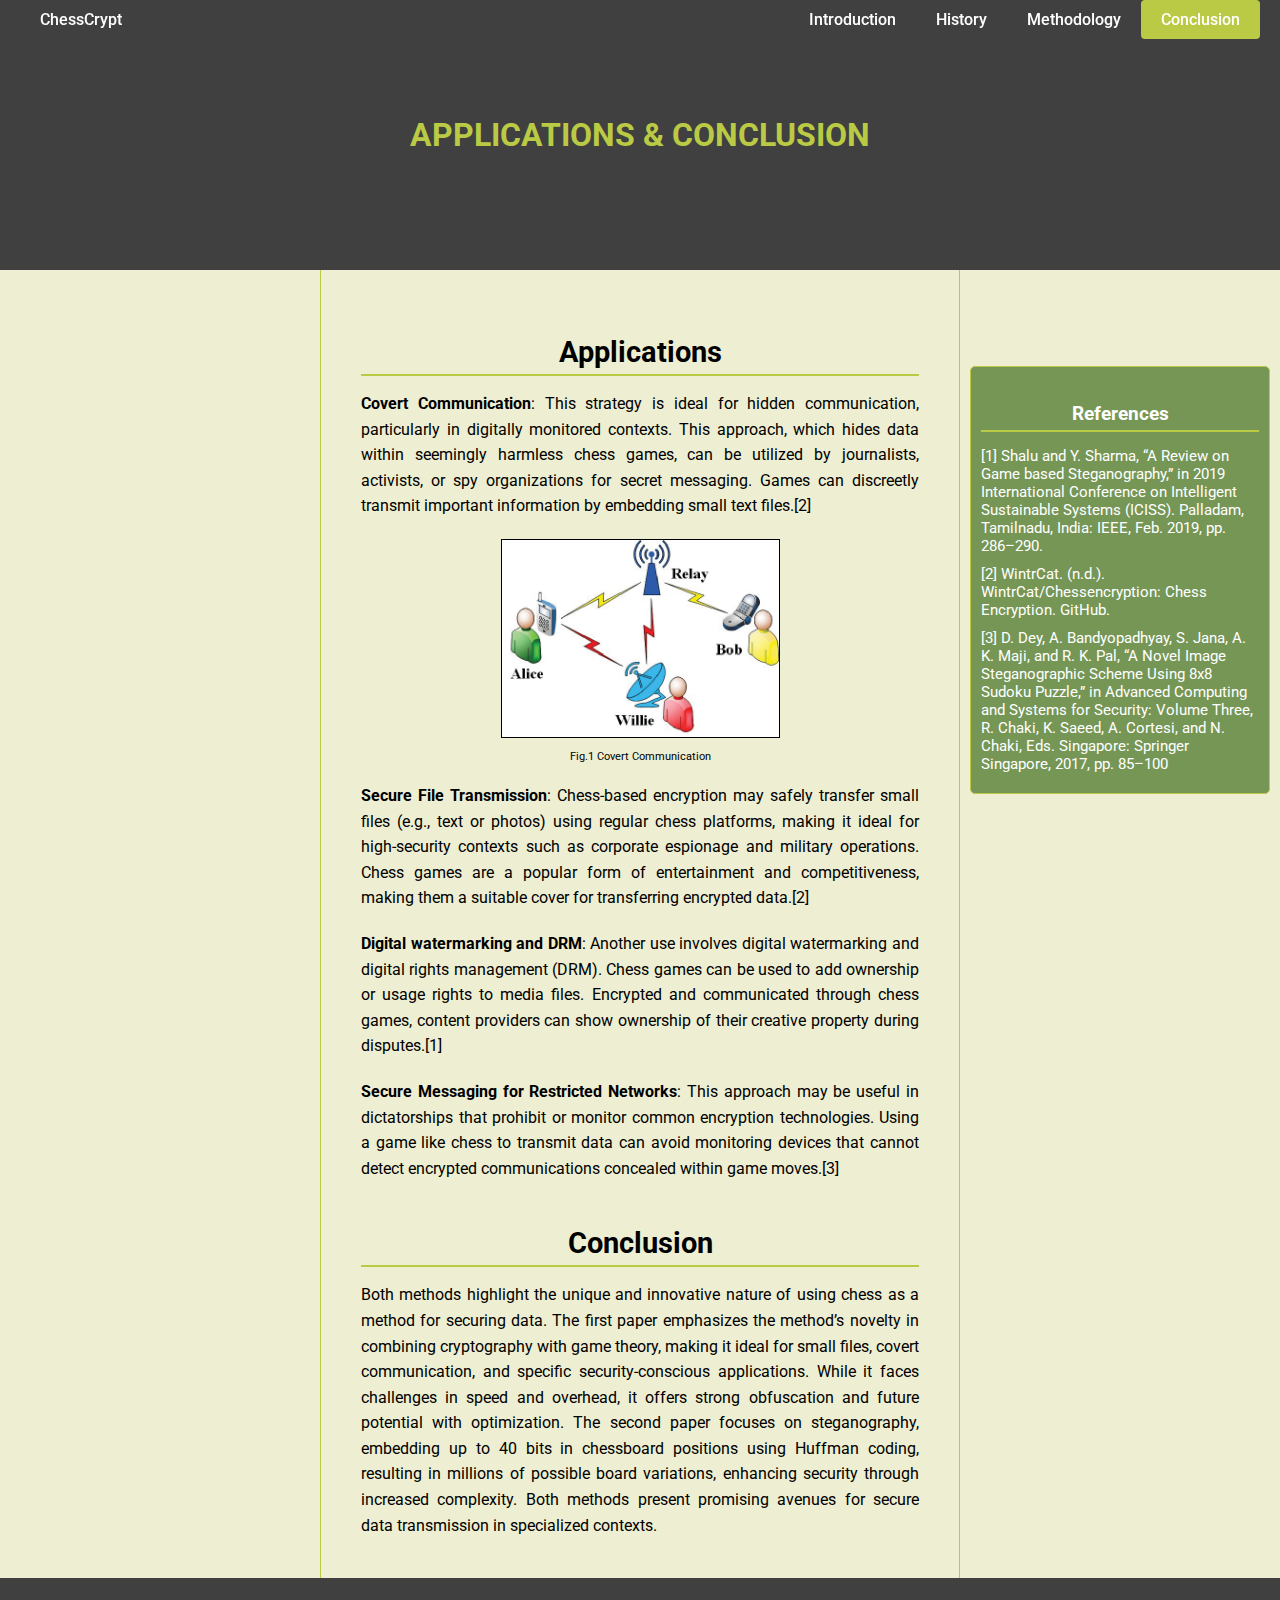
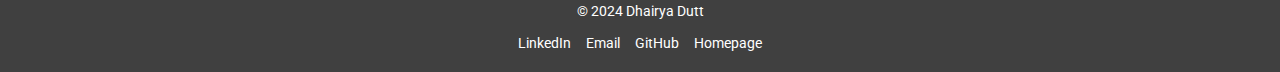
<file: research project/final_research_website/applicationConclusion.html>
<!DOCTYPE html>
<html lang="en">
<head>
    <meta charset="UTF-8">
    <meta name="viewport" content="width=device-width, initial-scale=1.0">
    <title>ChessCrypt</title>
    <link href="https://fonts.googleapis.com/css2?family=Roboto:wght@400;500;700&display=swap" rel="stylesheet">
    <link rel="stylesheet" href="assets/styles/styles.css">
</head>
    <body>

        

        <nav id="navbar">

            <div class="hamburger" onclick="toggleMenu()"> <!-- Hamburger icon -->
                <span></span>
                <span></span>
                <span></span>
            </div>

            <ul id="nav-links">
                <li><a href="index.html">ChessCrypt</a></li>
                <li><a href="introduction.html">Introduction</a></li>
                <li><a href="history.html">History</a></li>
                <li><a href="methodology.html">Methodology</a></li>
                <li><a href="">Conclusion</a></li>
                
            </ul>
            
        </nav>

        <header><h1>APPLICATIONS & CONCLUSION</h1></header>

        <main class="grid-container">
            <div class="iframe-section">
                <iframe src="https://www.youtube.com/embed/TWEXCYQKyDc?autoplay=1&mute=1" title="YouTube video"
                        allow="accelerometer; autoplay; clipboard-write; encrypted-media; gyroscope; picture-in-picture"
                        allowfullscreen>
                </iframe>
            </div>



            <div class="content-section">
                <h2>Applications</h2>
                <p><b>Covert Communication</b>: This strategy is ideal for hidden
                    communication, particularly in digitally monitored contexts.
                    This approach, which hides data within seemingly harmless
                    chess games, can be utilized by journalists, activists, or spy
                    organizations for secret messaging. Games can discreetly
                    transmit important information by embedding small text files.[2]
                </p>

                <figure>
                    <img src="assets/images/application.jpg" alt="Covert Communication" style="width:50%">
                    <figcaption>Fig.1 Covert Communication</figcaption>
                </figure>

                <p><b>Secure File Transmission</b>:  Chess-based encryption may
                    safely transfer small files (e.g., text or photos) using regular
                    chess platforms, making it ideal for high-security contexts
                    such as corporate espionage and military operations. Chess
                    games are a popular form of entertainment and
                    competitiveness, making them a suitable cover for transferring
                    encrypted data.[2]
                </p>

                <p><b>Digital watermarking and DRM</b>: Another use involves digital
                    watermarking and digital rights management (DRM). Chess
                    games can be used to add ownership or usage rights to media
                    files. Encrypted and communicated through chess games,
                    content providers can show ownership of their creative
                    property during disputes.[1] 
                </p>

                <p><b>Secure Messaging for Restricted Networks</b>: This approach
                    may be useful in dictatorships that prohibit or monitor common
                    encryption technologies. Using a game like chess to transmit
                    data can avoid monitoring devices that cannot detect
                    encrypted communications concealed within game moves.[3]
                </p>

                <h2>Conclusion</h2>

                <p>Both methods highlight the unique and innovative nature of
                    using chess as a method for securing data. The first paper
                    emphasizes the method’s novelty in combining cryptography
                    with game theory, making it ideal for small files, covert
                    communication, and specific security-conscious applications.
                    While it faces challenges in speed and overhead, it offers
                    strong obfuscation and future potential with optimization. The
                    second paper focuses on steganography, embedding up to 40
                    bits in chessboard positions using Huffman coding, resulting in
                    millions of possible board variations, enhancing security
                    through increased complexity. Both methods present
                    promising avenues for secure data transmission in specialized
                    contexts.
                </p>

                
                 
        
            </div>




            <div class="references-section">
                <h2>References</h2>
                <a href="https://www.researchgate.net/publication/337518559_A_Review_on_Game_based_Steganography" target="_blank">
                    [1] Shalu and Y. Sharma, “A Review on Game based Steganography,” in 2019 International Conference on Intelligent Sustainable Systems (ICISS). Palladam, Tamilnadu, India: IEEE, Feb. 2019, pp. 286–290.
                </a>

                <a href="https://github.com/WintrCat/chessencryption" target="_blank">
                    [2] WintrCat. (n.d.). WintrCat/Chessencryption: Chess Encryption. GitHub.
                </a>

                <a href="https://link.springer.com/chapter/10.1007/978-981-15-1084-7_3" target="_blank">
                    [3] D. Dey, A. Bandyopadhyay, S. Jana, A. K. Maji, and R. K. Pal, “A Novel Image Steganographic Scheme Using 8x8 Sudoku Puzzle,” in Advanced Computing and Systems for Security: Volume Three, R. Chaki, K. Saeed, A. Cortesi, and N. Chaki, Eds. Singapore: Springer Singapore, 2017, pp. 85–100
                </a>


                

                

            </div>

        </main>




        <footer class="footer">
            <p>&copy; 2024 Dhairya Dutt</p>
            <div class="footer-links">
              <a href="https://www.linkedin.com/in/dhairya-dutt/" target="_blank">LinkedIn</a>
              <a href="mailto:dd8053@g.rit.edu">Email</a>
              <a href="https://github.com/DhairyaDutt" target="_blank">GitHub</a>
              <a href="../index.html" target="_blank">Homepage</a>
            </div>
        </footer>

        

        <script src="assets/scripts/scrollEffect.js"></script>
        <script src="assets/scripts/hamburger.js"></script>
        <script src="assets/scripts/activeNav.js"></script>

    </body>
</html>
</file>
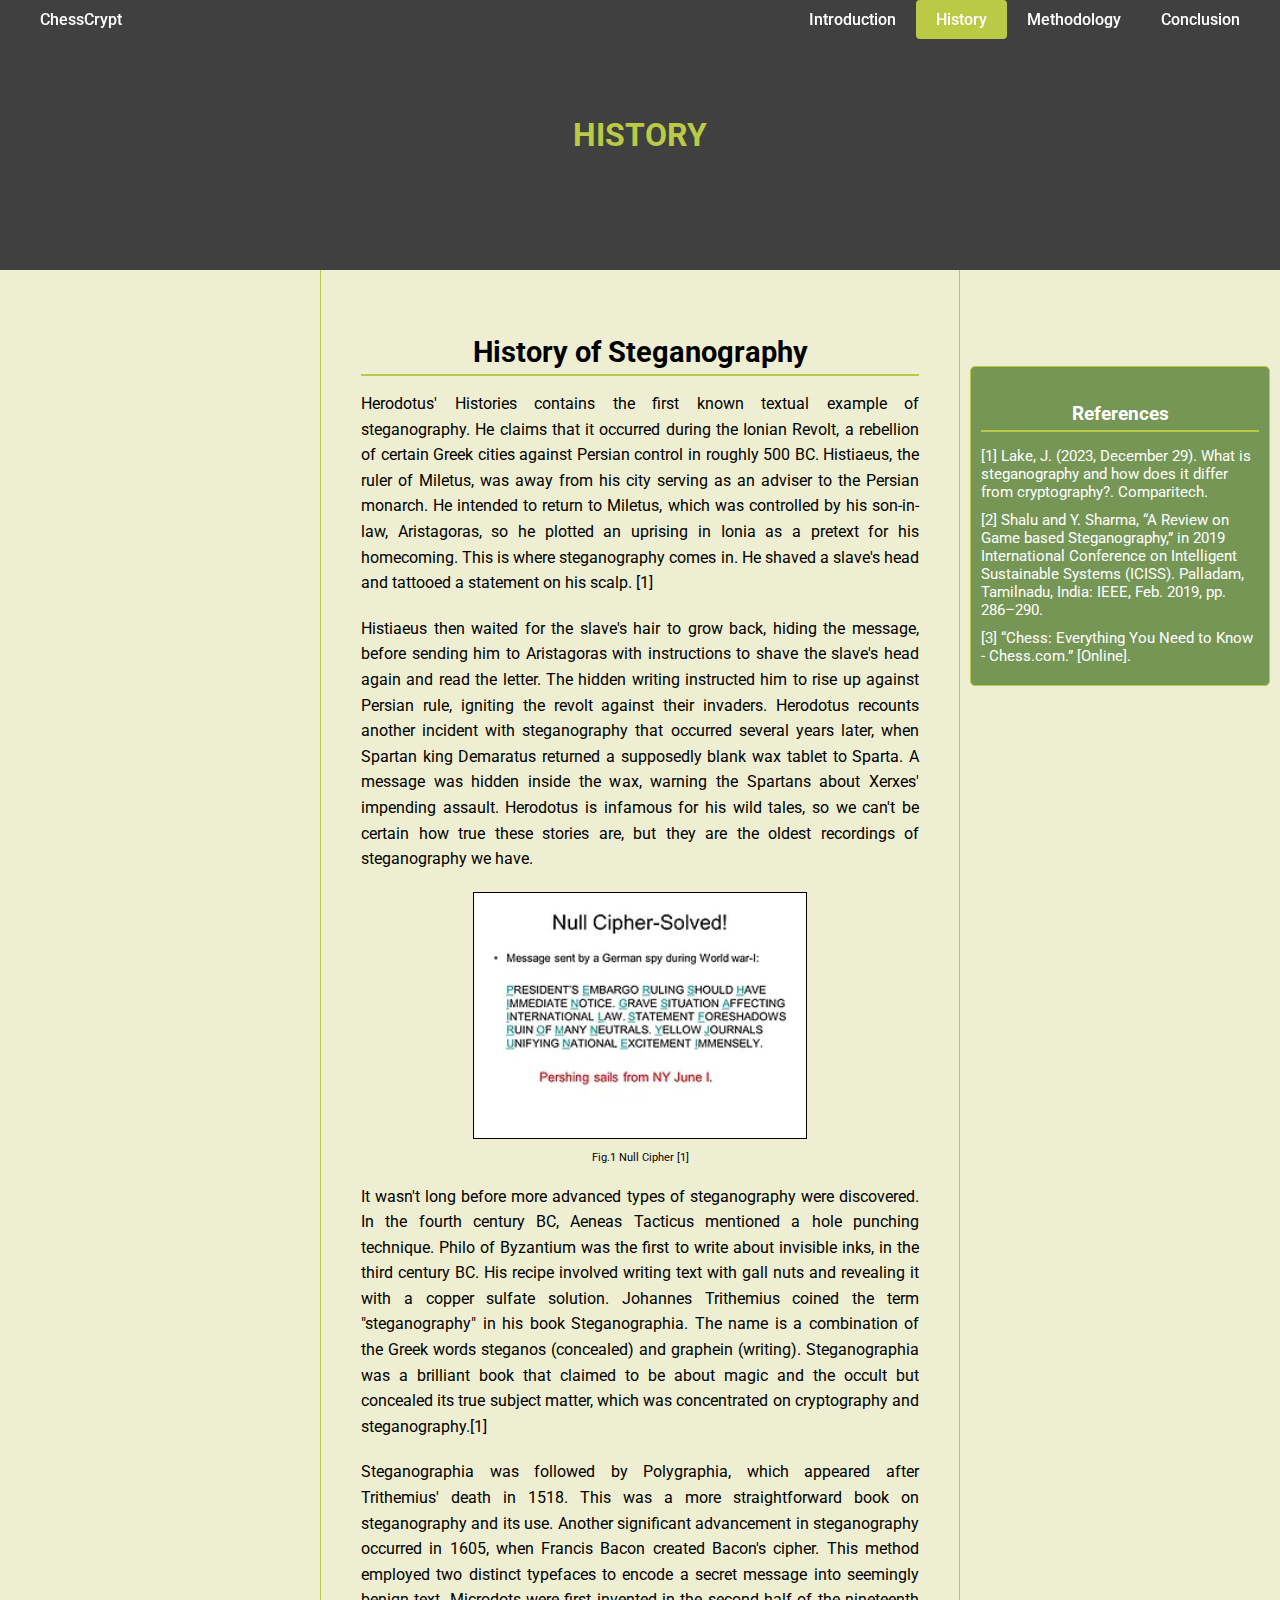
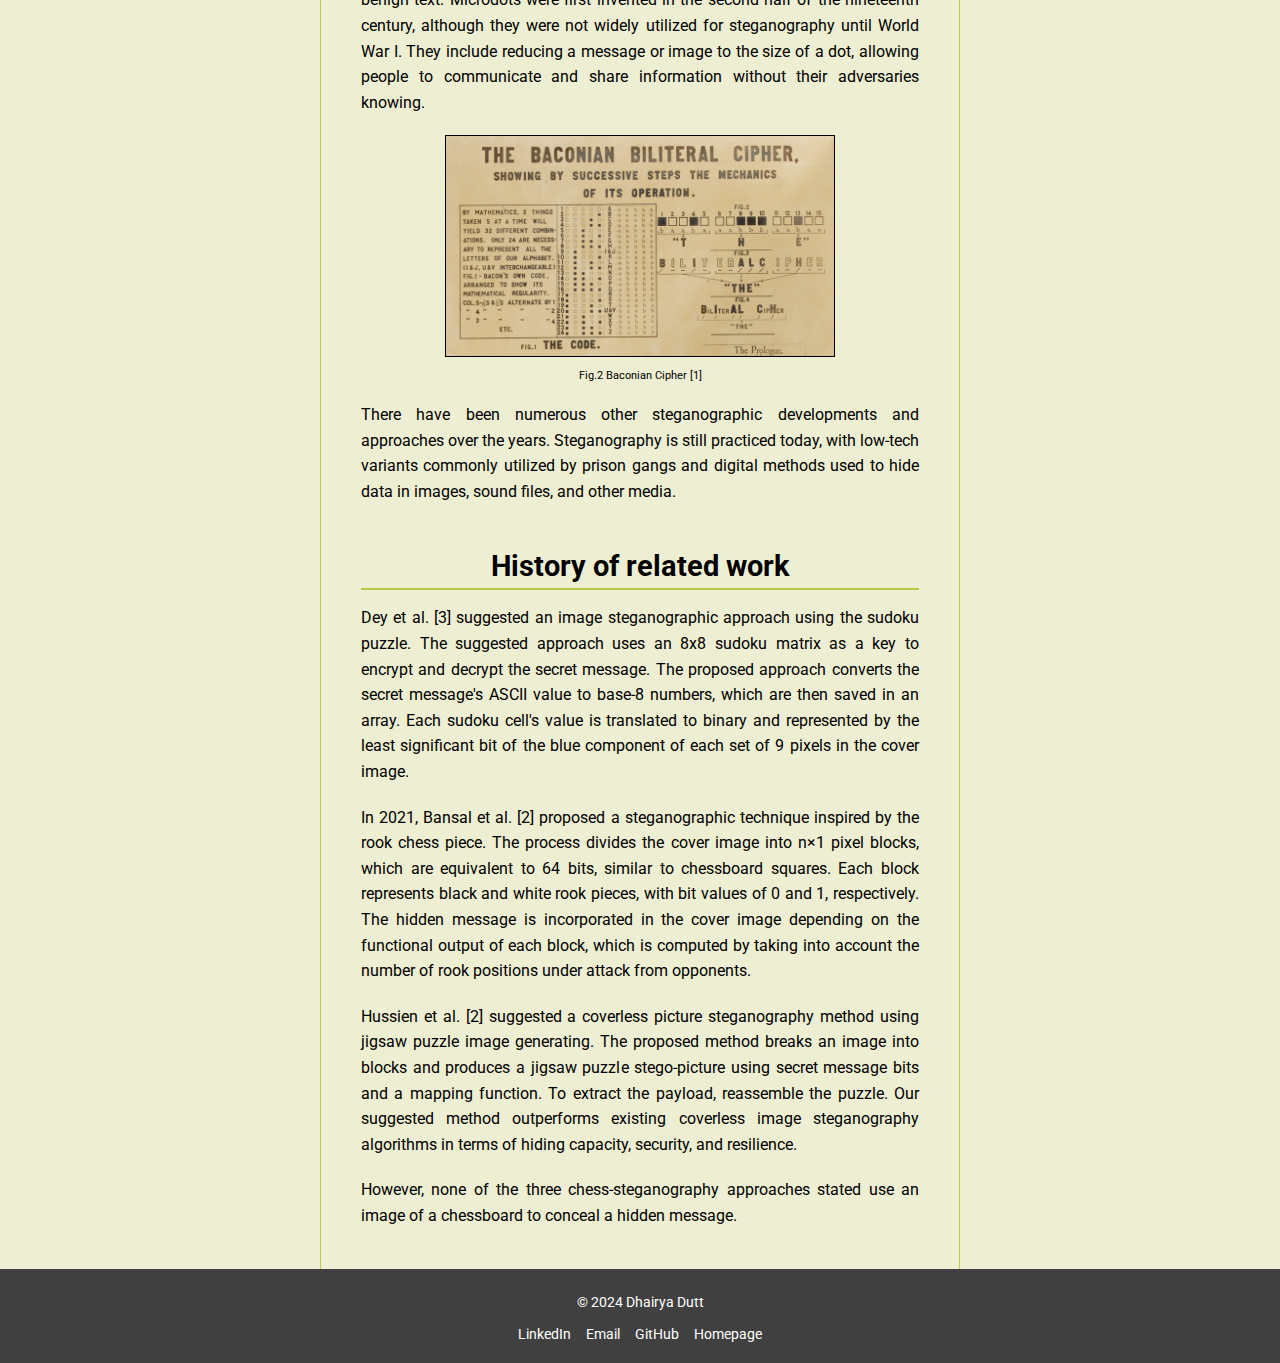
<file: research project/final_research_website/history.html>
<!DOCTYPE html>
<html lang="en">
<head>
    <meta charset="UTF-8">
    <meta name="viewport" content="width=device-width, initial-scale=1.0">
    <title>ChessCrypt</title>

    <link href="https://fonts.googleapis.com/css2?family=Roboto:wght@400;500;700&display=swap" rel="stylesheet">

    <link rel="stylesheet" href="assets/styles/styles.css">
</head>
    <body>

        

        <nav id="navbar">

            <div class="hamburger" onclick="toggleMenu()"> <!-- Hamburger icon -->
                <span></span>
                <span></span>
                <span></span>
            </div>

            <ul id="nav-links">
                <li><a href="index.html">ChessCrypt</a></li>
                <li><a href="introduction.html">Introduction</a></li>
                <li><a href="">History</a></li>
                <li><a href="methodology.html">Methodology</a></li>
                <li><a href="applicationConclusion.html">Conclusion</a></li>
            </ul>
            
        </nav>

        <header><h1>HISTORY</h1></header>

        <main class="grid-container">
            <div class="iframe-section">
                <!-- <iframe width="100%"  src="https://www.youtube.com/embed/ej_fnsdsksA?autoplay=1&mute=1" title="YouTube video"
                        frameborder="0" allow="accelerometer; autoplay; clipboard-write; encrypted-media; gyroscope; picture-in-picture"
                        allowfullscreen>
                </iframe> -->
            </div>



            <div class="content-section">
                <h2>History of Steganography</h2>
                <p>Herodotus' Histories contains the first known textual example
                    of steganography. He claims that it occurred during the Ionian
                    Revolt, a rebellion of certain Greek cities against Persian
                    control in roughly 500 BC. Histiaeus, the ruler of Miletus, was
                    away from his city serving as an adviser to the Persian
                    monarch. He intended to return to Miletus, which was
                    controlled by his son-in-law, Aristagoras, so he plotted an
                    uprising in Ionia as a pretext for his homecoming. This is
                    where steganography comes in. He shaved a slave's head
                    and tattooed a statement on his scalp. [1]
                </p>

                <p>Histiaeus then waited for the slave's hair to grow back, hiding
                    the message, before sending him to Aristagoras with
                    instructions to shave the slave's head again and read the
                    letter. The hidden writing instructed him to rise up against
                    Persian rule, igniting the revolt against their invaders.
                    Herodotus recounts another incident with steganography that
                    occurred several years later, when Spartan king Demaratus
                    returned a supposedly blank wax tablet to Sparta. A message
                    was hidden inside the wax, warning the Spartans about
                    Xerxes' impending assault. Herodotus is infamous for his wild
                    tales, so we can't be certain how true these stories are, but
                    they are the oldest recordings of steganography we have.
                </p>
                
                <figure>
                    <picture>
                        <!-- Source for modern browsers supporting WebP -->
                        <source srcset="assets/images/null.webp" type="image/webp">
                        
                        <!-- Fallback image for browsers that don't support WebP -->
                        <source srcset="assets/images/null.jpg" type="image/jpg">
                        
                        <!-- Default image (for browsers that do not support <picture> at all) -->
                        <img src="assets/images/null.jpg" alt="Null Cipher" style="width:60%">
                    </picture>
                    <figcaption>Fig.1 Null Cipher [1]</figcaption>
                </figure>

                <p>It wasn't long before more advanced types of steganography
                    were discovered. In the fourth century BC, Aeneas Tacticus
                    mentioned a hole punching technique. Philo of Byzantium was
                    the first to write about invisible inks, in the third century BC.
                    His recipe involved writing text with gall nuts and revealing it
                    with a copper sulfate solution. Johannes Trithemius coined the
                    term "steganography" in his book Steganographia. The name
                    is a combination of the Greek words steganos (concealed)
                    and graphein (writing). Steganographia was a brilliant book
                    that claimed to be about magic and the occult but concealed
                    its true subject matter, which was concentrated on
                    cryptography and steganography.[1]                                      
                </p>

                <p>Steganographia was followed by Polygraphia, which appeared
                    after Trithemius' death in 1518. This was a more
                    straightforward book on steganography and its use. Another
                    significant advancement in steganography occurred in 1605,
                    when Francis Bacon created Bacon's cipher. This method
                    employed two distinct typefaces to encode a secret message
                    into seemingly benign text. Microdots were first invented in the
                    second half of the nineteenth century, although they were not
                    widely utilized for steganography until World War I. They
                    include reducing a message or image to the size of a dot,
                    allowing people to communicate and share information without
                    their adversaries knowing.
                </p>

                <figure>

                    <picture>
                        <!-- Source for modern browsers supporting WebP -->
                        <source srcset="assets/images/baconian.webp" type="image/webp">
                        
                        <!-- Fallback image for browsers that don't support WebP -->
                        <source srcset="assets/images/baconian.jpg" type="image/jpg">
                        
                        <!-- Default image (for browsers that do not support <picture> at all) -->
                        <img src="assets/images/baconian.webp" alt="Null Cipher" style="width:70%">
                    </picture>

                    <figcaption>Fig.2 Baconian Cipher [1]</figcaption>
                </figure>

                <p>There have been numerous other steganographic
                    developments and approaches over the years. Steganography
                    is still practiced today, with low-tech variants commonly
                    utilized by prison gangs and digital methods used to hide data
                    in images, sound files, and other media.
                </p>



                <h2>History of related work</h2>
                <p>Dey et al. [3] suggested an image steganographic approach
                    using the sudoku puzzle. The suggested approach uses an
                    8x8 sudoku matrix as a key to encrypt and decrypt the secret
                    message. The proposed approach converts the secret
                    message's ASCII value to base-8 numbers, which are then
                    saved in an array. Each sudoku cell's value is translated to
                    binary and represented by the least significant bit of the blue
                    component of each set of 9 pixels in the cover image.
                </p>
                <p>In 2021, Bansal et al. [2] proposed a steganographic
                    technique inspired by the rook chess piece. The process
                    divides the cover image into n×1 pixel blocks, which are
                    equivalent to 64 bits, similar to chessboard squares. Each
                    block represents black and white rook pieces, with bit values
                    of 0 and 1, respectively. The hidden message is incorporated
                    in the cover image depending on the functional output of each
                    block, which is computed by taking into account the number of
                    rook positions under attack from opponents.
                </p>
                <p>Hussien et al. [2] suggested a coverless picture
                    steganography method using jigsaw puzzle image generating.
                    The proposed method breaks an image into blocks and
                    produces a jigsaw puzzle stego-picture using secret message
                    bits and a mapping function. To extract the payload,
                    reassemble the puzzle. Our suggested method outperforms
                    existing coverless image steganography algorithms in terms of
                    hiding capacity, security, and resilience.
                </p>
                <p>However, none of the three chess-steganography approaches
                    stated use an image of a chessboard to conceal a hidden
                    message.
                </p>
                
            </div>




            <div class="references-section">
                <h2>References</h2>
                <a href="https://www.comparitech.com/blog/information-security/what-is-steganography/#The_history_of_steganography" target="_blank">
                    [1] Lake, J. (2023, December 29). What is steganography and how does it differ from cryptography?. Comparitech.
                </a>

                <a href="https://www.researchgate.net/publication/337518559_A_Review_on_Game_based_Steganography" target="_blank">
                    [2] Shalu and Y. Sharma, “A Review on Game based Steganography,” in 2019 International Conference on Intelligent Sustainable Systems (ICISS). Palladam, Tamilnadu, India: IEEE, Feb. 2019, pp. 286–290.
                </a>

                <a href="https://www.chess.com/terms/chess" target="_blank">
                    [3] “Chess: Everything You Need to Know - Chess.com.” [Online].
                </a>

            </div>

        </main>




        <footer class="footer">
            <p>&copy; 2024 Dhairya Dutt</p>
            <div class="footer-links">
              <a href="https://www.linkedin.com/in/dhairya-dutt/" target="_blank">LinkedIn</a>
              <a href="mailto:dd8053@g.rit.edu">Email</a>
              <a href="https://github.com/DhairyaDutt" target="_blank">GitHub</a>
              <a href="../index.html" target="_blank">Homepage</a>
            </div>
        </footer>

        

        <script src="assets/scripts/scrollEffect.js"></script>
        <script src="assets/scripts/hamburger.js"></script>
        <script src="assets/scripts/activeNav.js"></script>

    </body>
</html>
</file>
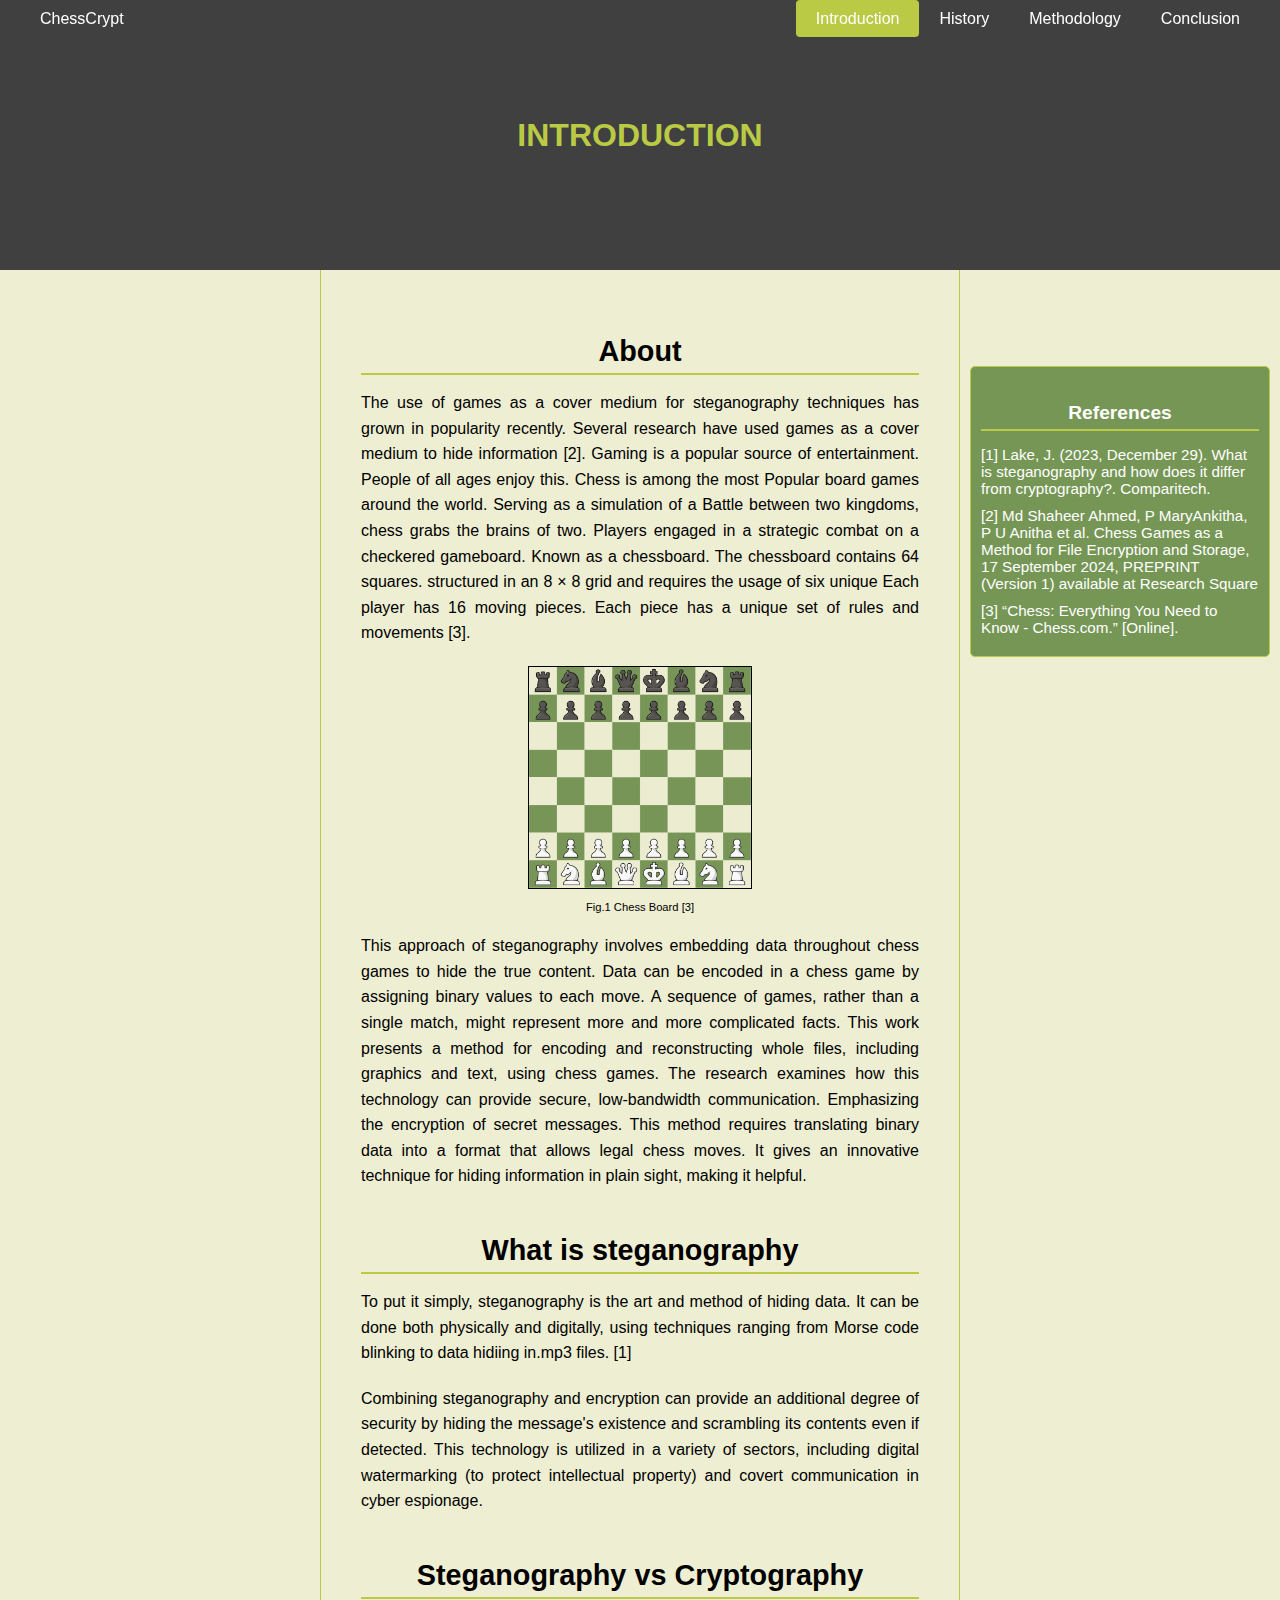
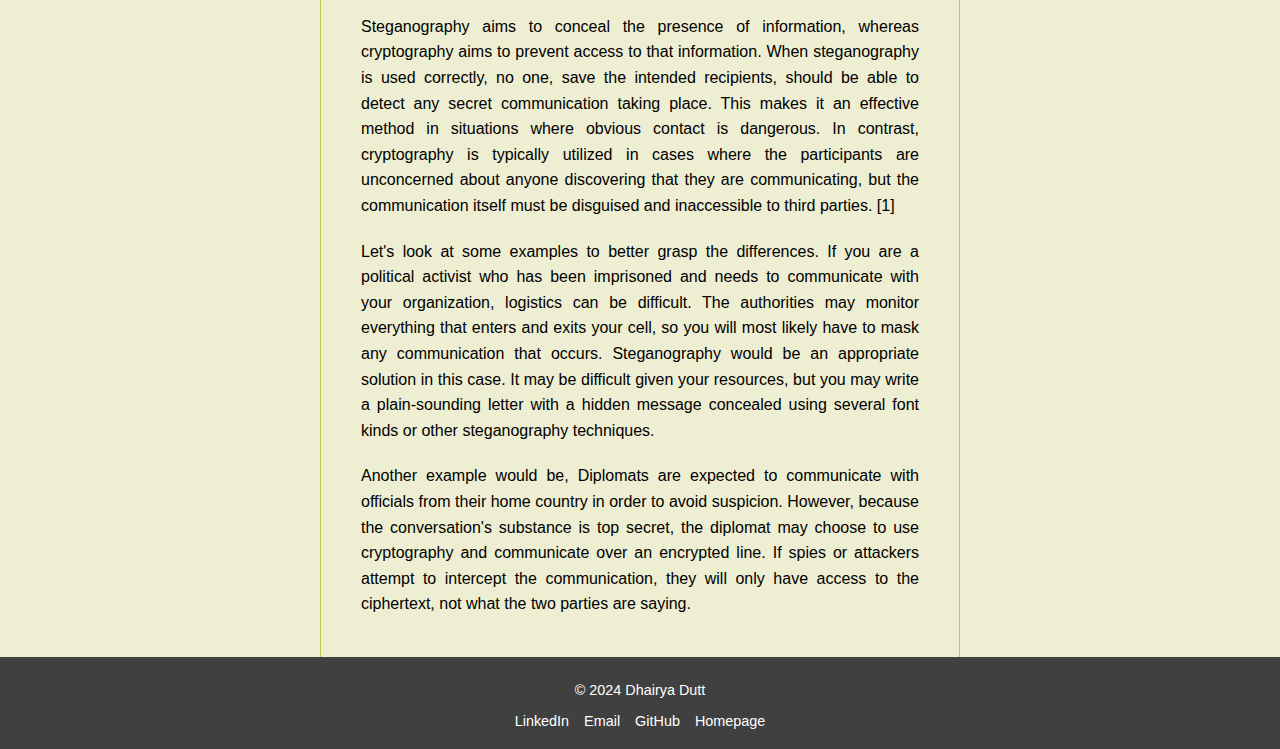
<file: research project/final_research_website/introduction.html>
<!DOCTYPE html>
<html lang="en">
<head>
    <meta charset="UTF-8">
    <meta name="viewport" content="width=device-width, initial-scale=1.0">
    <title>ChessCrypt</title>
    <link rel="stylesheet" href="assets/styles/styles.css">
</head>
    <body>

        

        <nav id="navbar">

            <div class="hamburger" onclick="toggleMenu()"> <!-- Hamburger icon -->
                <span></span>
                <span></span>
                <span></span>
            </div>

            <ul id="nav-links">
                <li><a href="index.html">ChessCrypt</a></li>
                <li><a href="">Introduction</a></li>
                <li><a href="history.html">History</a></li>
                <li><a href="methodology.html">Methodology</a></li>
                <li><a href="applicationConclusion.html">Conclusion</a></li>

            </ul>
            
        </nav>

        <!-- Header with title of the page -->
        <header><h1>INTRODUCTION</h1></header>

        <!-- Main content section laid out with a grid -->
        <main class="grid-container">
            <div class="iframe-section">

                 <!-- Embedded YouTube video section -->
                <iframe  src="https://www.youtube.com/embed/ej_fnsdsksA?autoplay=1&mute=1" title="YouTube video"
                        allow="accelerometer; autoplay; clipboard-write; encrypted-media; gyroscope; picture-in-picture"
                        allowfullscreen>
                </iframe>
            </div>


            <!-- Content section with text and images -->
            <div class="content-section">
                <h2>About</h2>
                <p>The use of games as a cover medium for steganography
                    techniques has grown in popularity recently. Several research
                    have used games as a cover medium to hide information [2].
                    Gaming is a popular source of entertainment. People of all
                    ages enjoy this. Chess is among the most Popular board
                    games around the world. Serving as a simulation of a Battle
                    between two kingdoms, chess grabs the brains of two. Players
                    engaged in a strategic combat on a checkered gameboard.
                    Known as a chessboard. The chessboard contains 64
                    squares. structured in an 8 × 8 grid and requires the usage of
                    six unique Each player has 16 moving pieces. Each piece has
                    a unique set of rules and movements [3].
                </p>
                
                <figure>
                    <picture>
                        <!-- Preferred Image source -->
                        <source srcset="assets/images/standardboard.webp" type="image/webp">
                        
                        <!-- Fallback image -->
                        <source srcset="assets/images/standardBoard.png" type="image/png">
                        
                        <!-- Default image (for browsers that do not support <picture> at all) -->
                        <img src="assets/images/standardboard.webp" alt="Chess Board" style="width:40%">
                    </picture>
                    <figcaption>Fig.1 Chess Board [3]</figcaption>
                </figure>

                <p>This approach of steganography involves embedding data
                    throughout chess games to hide the true content. Data can be
                    encoded in a chess game by assigning binary values to each
                    move. A sequence of games, rather than a single match,
                    might represent more and more complicated facts. This work
                    presents a method for encoding and reconstructing whole
                    files, including graphics and text, using chess games. The
                    research examines how this technology can provide secure,
                    low-bandwidth communication. Emphasizing the encryption of
                    secret messages. This method requires translating binary data
                    into a format that allows legal chess moves. It gives an
                    innovative technique for hiding information in plain sight,
                    making it helpful.
                </p>

                <h2>What is steganography</h2>
                <p>To put it simply, steganography is the art and method of hiding
                    data. It can be done both physically and digitally, using
                    techniques ranging from Morse code blinking to data hidiing
                    in.mp3 files. [1]
                </p>
                <p>Combining steganography and encryption can provide an
                    additional degree of security by hiding the message's
                    existence and scrambling its contents even if detected. This
                    technology is utilized in a variety of sectors, including digital
                    watermarking (to protect intellectual property) and covert
                    communication in cyber espionage.
                </p>
                <h2>Steganography vs Cryptography</h2>
                <p>Steganography aims to conceal the presence of information,
                    whereas cryptography aims to prevent access to that
                    information. When steganography is used correctly, no one,
                    save the intended recipients, should be able to detect any
                    secret communication taking place. This makes it an effective
                    method in situations where obvious contact is dangerous. In
                    contrast, cryptography is typically utilized in cases where the
                    participants are unconcerned about anyone discovering that
                    they are communicating, but the communication itself must be
                    disguised and inaccessible to third parties. [1]
                </p>
                <p>Let's look at some examples to better grasp the differences. If
                    you are a political activist who has been imprisoned and
                    needs to communicate with your organization, logistics can be
                    difficult. The authorities may monitor everything that enters
                    and exits your cell, so you will most likely have to mask any
                    communication that occurs. Steganography would be an
                    appropriate solution in this case. It may be difficult given your
                    resources, but you may write a plain-sounding letter with a
                    hidden message concealed using several font kinds or other
                    steganography techniques.
                </p>
                <p>Another example would be, Diplomats are expected to
                    communicate with officials from their home country in order to
                    avoid suspicion. However, because the conversation's
                    substance is top secret, the diplomat may choose to use
                    cryptography and communicate over an encrypted line. If
                    spies or attackers attempt to intercept the communication,
                    they will only have access to the ciphertext, not what the two
                    parties are saying.
                </p>
                
            </div>



            <!-- References section -->
            <div class="references-section">
                <h2>References</h2>
                <a href="https://www.comparitech.com/blog/information-security/what-is-steganography/#The_history_of_steganography" target="_blank">
                    [1] Lake, J. (2023, December 29). What is steganography and how does it differ from cryptography?. Comparitech.
                </a>

                <a href="https://doi.org/10.21203/rs.3.rs-5088828/v1" target="_blank">
                    [2] Md Shaheer Ahmed, P MaryAnkitha, P U Anitha et al. Chess Games as a Method for File Encryption and Storage, 17 September 2024, PREPRINT (Version 1) available at Research Square
                </a>

                <a href="https://www.chess.com/terms/chess" target="_blank">
                    [3] “Chess: Everything You Need to Know - Chess.com.” [Online].
                </a>

            </div>

        </main>



        <!-- Footer with contact links -->
        <footer class="footer">
            <p>&copy; 2024 Dhairya Dutt</p>
            <div class="footer-links">
              <a href="https://www.linkedin.com/in/dhairya-dutt/" target="_blank">LinkedIn</a>
              <a href="mailto:dd8053@g.rit.edu">Email</a>
              <a href="https://github.com/DhairyaDutt" target="_blank">GitHub</a>
              <a href="../index.html" target="_blank">Homepage</a>
            </div>
        </footer>

        
        <!-- External JavaScript files -->
        <script src="assets/scripts/scrollEffect.js"></script>
        <script src="assets/scripts/hamburger.js"></script>
        <script src="assets/scripts/activeNav.js"></script>

    </body>
</html>
</file>
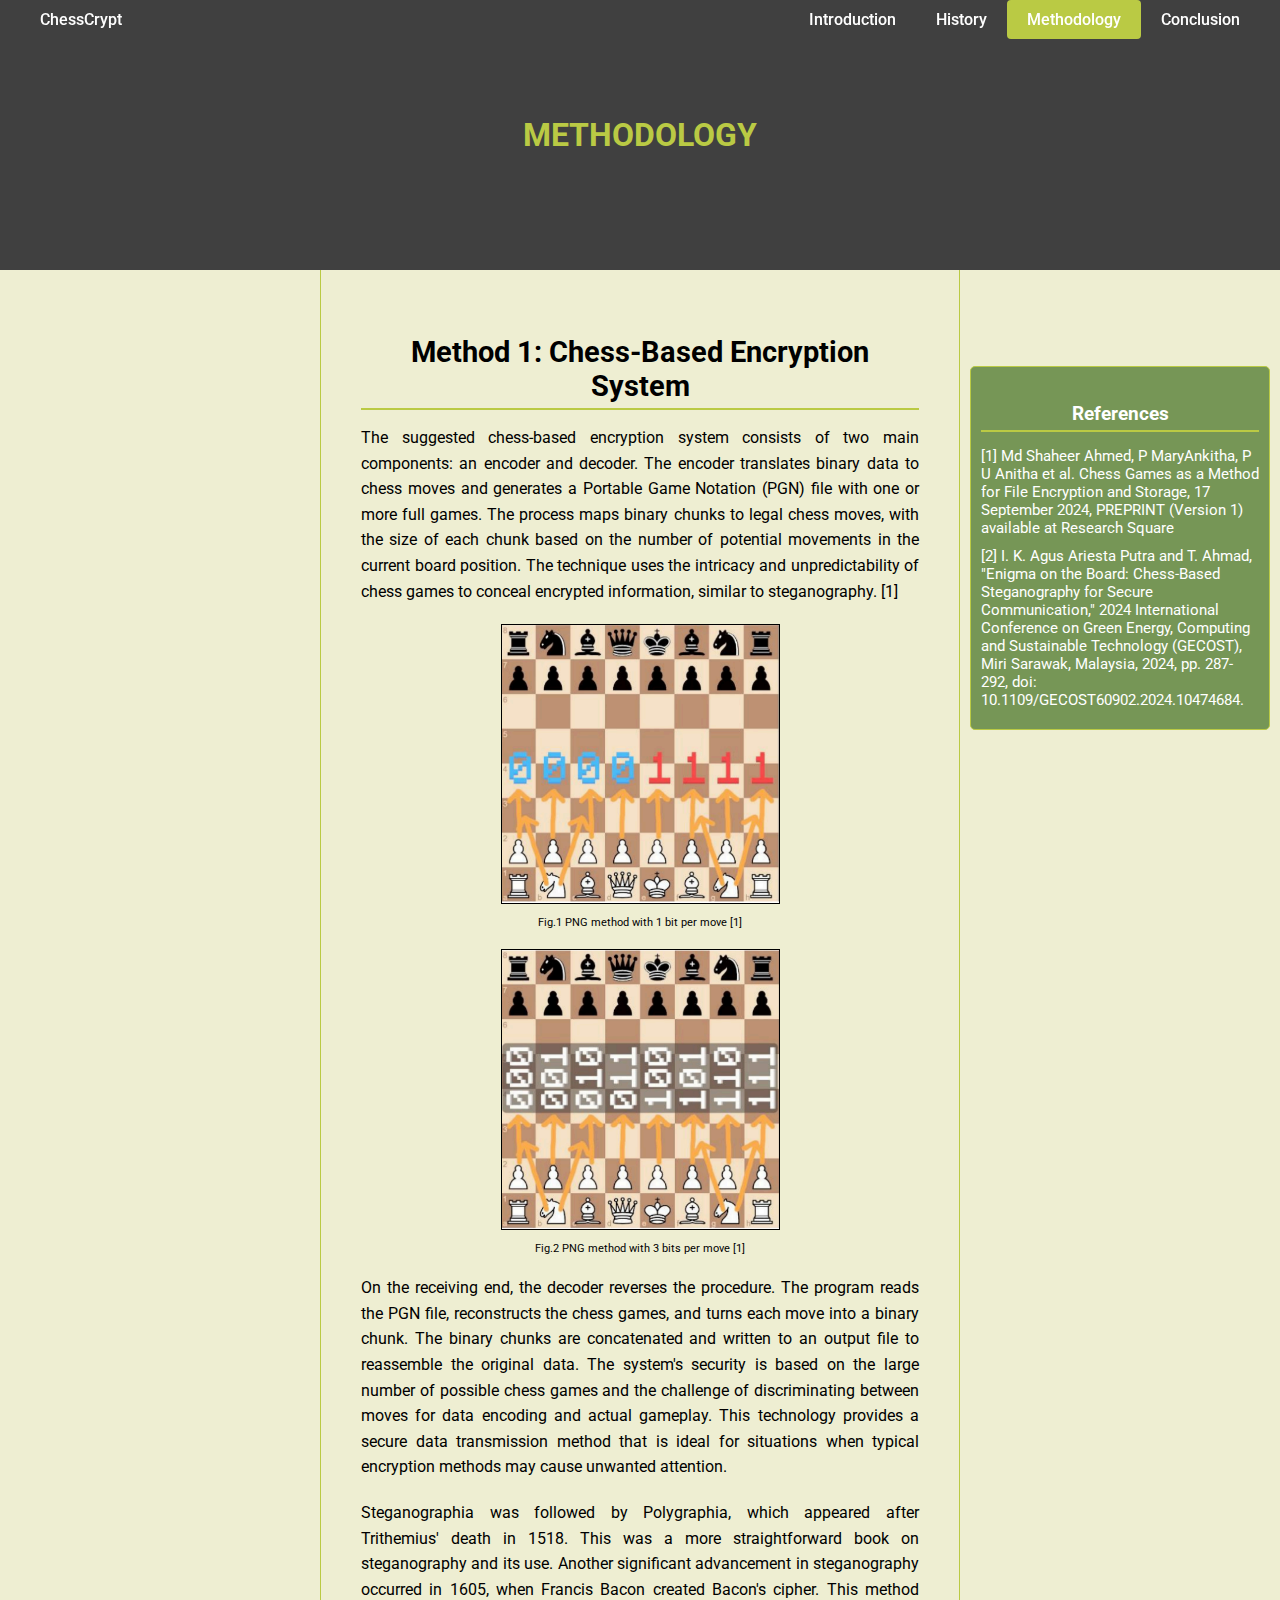
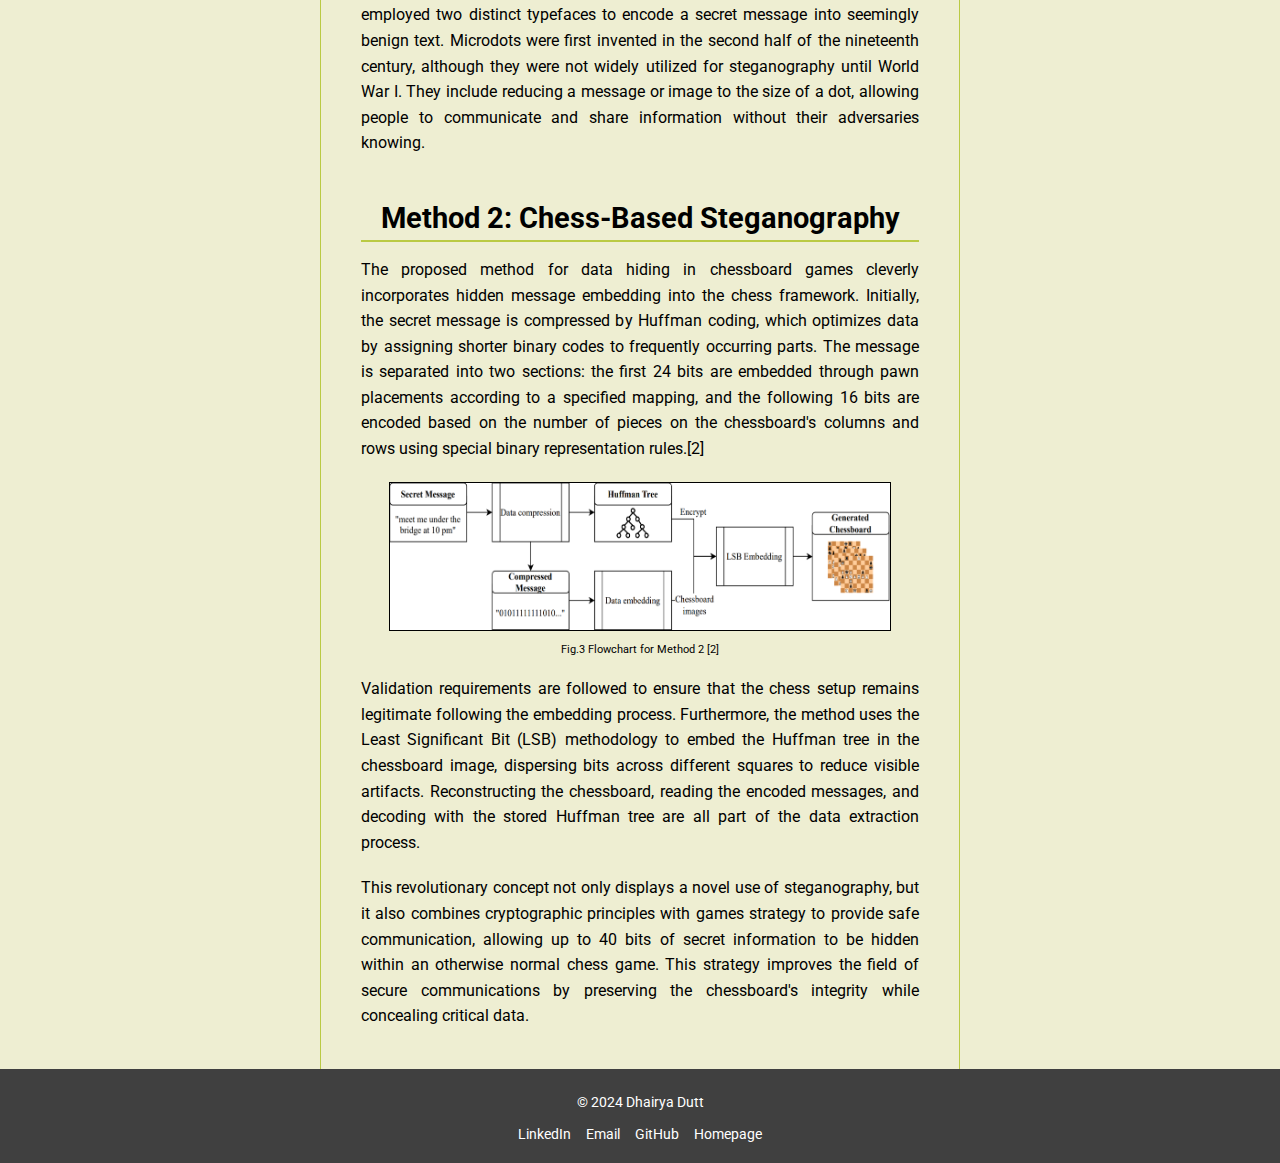
<file: research project/final_research_website/methodology.html>
<!DOCTYPE html>
<html lang="en">
<head>
    <meta charset="UTF-8">
    <meta name="viewport" content="width=device-width, initial-scale=1.0">
    <title>ChessCrypt</title>
    <link href="https://fonts.googleapis.com/css2?family=Roboto:wght@400;500;700&display=swap" rel="stylesheet">
    <link rel="stylesheet" href="assets/styles/styles.css">
</head>
    <body>

        

        <nav id="navbar">

            <div class="hamburger" onclick="toggleMenu()"> <!-- Hamburger icon -->
                <span></span>
                <span></span>
                <span></span>
            </div>

            <ul id="nav-links">
                <li><a href="index.html">ChessCrypt</a></li>
                <li><a href="introduction.html">Introduction</a></li>
                <li><a href="history.html">History</a></li>
                <li><a href="">Methodology</a></li>
                <li><a href="applicationConclusion.html">Conclusion</a></li>
            </ul>
            
        </nav>

        <header><h1>METHODOLOGY</h1></header>

        <main class="grid-container">
            <div class="iframe-section">
                <!-- <iframe width="100%"  src="https://www.youtube.com/embed/ej_fnsdsksA?autoplay=1&mute=1" title="YouTube video"
                        frameborder="0" allow="accelerometer; autoplay; clipboard-write; encrypted-media; gyroscope; picture-in-picture"
                        allowfullscreen>
                </iframe> -->
            </div>



            <div class="content-section">
                <h2>Method 1: Chess-Based Encryption System</h2>
                <p>The suggested chess-based encryption system consists of
                    two main components: an encoder and decoder. The encoder
                    translates binary data to chess moves and generates a
                    Portable Game Notation (PGN) file with one or more full
                    games. The process maps binary chunks to legal chess
                    moves, with the size of each chunk based on the number of
                    potential movements in the current board position. The
                    technique uses the intricacy and unpredictability of chess
                    games to conceal encrypted information, similar to
                    steganography. [1]
                </p>

                
                
                <figure>
                    <img src="assets/images/method11.jpg" alt="1 bit per move" style="width:50%">
                    <figcaption>Fig.1 PNG method with 1 bit per move [1]</figcaption>
                </figure>


                <figure>
                    
                    <img src="assets/images/method12.jpg" alt="3 bits per move" style="width:50%">
                    <figcaption>Fig.2 PNG method with 3 bits per move [1]</figcaption>
                </figure>

                <p>On the receiving end, the decoder reverses the procedure.
                    The program reads the PGN file, reconstructs the chess
                    games, and turns each move into a binary chunk. The binary
                    chunks are concatenated and written to an output file to
                    reassemble the original data. The system's security is based
                    on the large number of possible chess games and the
                    challenge of discriminating between moves for data encoding
                    and actual gameplay. This technology provides a secure data
                    transmission method that is ideal for situations when typical
                    encryption methods may cause unwanted attention.                                                       
                </p>

                <p>Steganographia was followed by Polygraphia, which appeared
                    after Trithemius' death in 1518. This was a more
                    straightforward book on steganography and its use. Another
                    significant advancement in steganography occurred in 1605,
                    when Francis Bacon created Bacon's cipher. This method
                    employed two distinct typefaces to encode a secret message
                    into seemingly benign text. Microdots were first invented in the
                    second half of the nineteenth century, although they were not
                    widely utilized for steganography until World War I. They
                    include reducing a message or image to the size of a dot,
                    allowing people to communicate and share information without
                    their adversaries knowing.
                </p>

                <h2>Method 2: Chess-Based Steganography</h2>

                <p>The proposed method for data hiding in chessboard games
                    cleverly incorporates hidden message embedding into the
                    chess framework. Initially, the secret message is compressed
                    by Huffman coding, which optimizes data by assigning shorter
                    binary codes to frequently occurring parts. The message is
                    separated into two sections: the first 24 bits are embedded
                    through pawn placements according to a specified mapping,
                    and the following 16 bits are encoded based on the number of
                    pieces on the chessboard's columns and rows using special
                    binary representation rules.[2]
                </p>

                <figure>
                    <img src="assets/images/method2.jpg" alt="flowchart" style="width:90%; height: auto;">
                    <figcaption>Fig.3 Flowchart for Method 2 [2]</figcaption>
                </figure>

                <p>Validation requirements are followed to ensure that the chess
                    setup remains legitimate following the embedding process.
                    Furthermore, the method uses the Least Significant Bit (LSB)
                    methodology to embed the Huffman tree in the chessboard
                    image, dispersing bits across different squares to reduce
                    visible artifacts. Reconstructing the chessboard, reading the
                    encoded messages, and decoding with the stored Huffman
                    tree are all part of the data extraction process.                    
                </p>

                <p>This revolutionary concept not only displays a novel use of
                    steganography, but it also combines cryptographic principles
                    with games strategy to provide safe communication, allowing
                    up to 40 bits of secret information to be hidden within an
                    otherwise normal chess game. This strategy improves the field
                    of secure communications by preserving the chessboard's
                    integrity while concealing critical data.
                </p>



                
                 
                    
                
            </div>




            <div class="references-section">
                <h2>References</h2>
                <a href="https://doi.org/10.21203/rs.3.rs-5088828/v1" target="_blank">
                    [1] Md Shaheer Ahmed, P MaryAnkitha, P U Anitha et al. Chess Games as a Method for File Encryption and Storage, 17 September 2024, PREPRINT (Version 1) available at Research Square
                </a>

                <a href="https://scholar.its.ac.id/en/publications/enigma-on-the-board-chess-based-steganography-for-secure-communic" target="_blank">
                    [2] I. K. Agus Ariesta Putra and T. Ahmad, "Enigma on the Board: Chess-Based Steganography for Secure Communication," 2024 International Conference on Green Energy, Computing and Sustainable Technology (GECOST), Miri Sarawak, Malaysia, 2024, pp. 287-292, doi: 10.1109/GECOST60902.2024.10474684.
                </a>

                

            </div>

        </main>




        <footer class="footer">
            <p>&copy; 2024 Dhairya Dutt</p>
            <div class="footer-links">
              <a href="https://www.linkedin.com/in/dhairya-dutt/" target="_blank">LinkedIn</a>
              <a href="mailto:dd8053@g.rit.edu">Email</a>
              <a href="https://github.com/DhairyaDutt" target="_blank">GitHub</a>
              <a href="../index.html" target="_blank">Homepage</a>
            </div>
        </footer>

        

        <script src="assets/scripts/scrollEffect.js"></script>
        <script src="assets/scripts/hamburger.js"></script>
        <script src="assets/scripts/activeNav.js"></script>

    </body>
</html>
</file>
<file: research project/final_research_website/assets/styles/styles.css>
/* Reset margin, padding, and box-sizing for all elements */
* {
  margin: 0;
  padding: 0;
  box-sizing: border-box;
  font-family: 'Roboto', sans-serif;
}

/* Navbar container styles */
#navbar {
  position: fixed;
  top: 0;
  left: 0;
  width: 100%;
  padding: 10px 20px;
  background-color: transparent;
  transition: background-color 0.3s ease;
  z-index: 10;
}

/* Navbar background color on scroll */
#navbar.scrolled {
  background-color: #769656;
}

/* Navigation list styling */
ul {
  list-style-type: none;
  margin: 0;
  padding: 0;
  display: flex;
  align-items: center;
}

/* Individual list item styling */
ul li {
  display: inline;
  font-weight: 500;
}

/* Aligns first list item (logo) to the left */
#nav-links li:first-child {
  margin-right: auto;
}

/* Link styles for nav items */
ul li a {
  color: white;
  text-decoration: none;
  padding: 10px 20px;
  font-size: 16px;
}

/* Hover and active state for nav links */
ul li a:hover, ul li a.active {
  background-color: #BACA44;
  border-radius: 4px;
}

/* Active nav link styling */
#nav-links a.activeNav {
  background-color: #BACA44;
  border-radius: 4px;
}

/* Hamburger menu (hidden by default) */
.hamburger {
  display: none;
  cursor: pointer;
  flex-direction: column;
  gap: 4px;
}

/* Hamburger bar styling */
.hamburger span {
  display: block;
  width: 25px;
  height: 3px;
  background-color: white;
}

/* Header section styling */
header {
  width: 100%;
  height: 30vh;
  color: #BACA44;
  background-color: rgb(0,0,0,0.75);
  display: flex;
  justify-content: center;
  align-items: center;
}

/* Main content area styling */
main {
  background-color: #EEEED2;
  display: grid;
  grid-template-columns: 25% 50% 25%;
  align-items: start;
}

/* Container for iframe section */
.iframe-section {
  max-width: 800px;
  margin: 0 auto;
  margin-top: 50%;
  border-radius: 8px;
}

/* Responsive styling for iframe */
.iframe-section iframe {
  width: 100%;
  height: auto;
  border-radius: 5px;
  border: none;
}

/* Content section container */
.content-section {
  border-left: 1px solid #BACA44;
  border-right: 1px solid #BACA44;
  padding: 20px 40px;
  margin: 0 auto;
  max-width: 800px;
  overflow-y: auto;
}

/* Header styling in content section */
.content-section h2 {
  font-size: 1.8rem;
  text-align: center;
  margin-bottom: 15px;
  border-bottom: 2px solid #BACA44;
  padding-bottom: 5px;
  margin-top: 45px;
}

/* Paragraph styling in content section */
.content-section p {
  line-height: 1.6;
  font-size: 1rem;
  margin-bottom: 20px;
  text-align: justify;
}

/* Figure container styling */
.content-section figure {
  text-align: center;
  margin: 20px 0;
}

/* Image styling in content section */
.content-section img {
  border: 1px solid black;
  max-width: 100%;
  height: auto;
}

/* Caption styling for figures */
.content-section figcaption {
  font-size: 0.7rem;
  margin-top: 8px;
}

/* References section styling */
.references-section {
  padding: 10px 10px;
  margin: 0 auto;
  margin-top: 30%;
  background-color: #769656;
  border: 1px solid #BACA44;
  border-radius: 5px;
  font-size: 0.95rem;
  max-width: 300px;
}

/* Header styling in references section */
.references-section h2 {
  color: white;
  font-size: 1.2rem;
  text-align: center;
  margin-bottom: 15px;
  border-bottom: 2px solid #BACA44;
  padding-bottom: 5px;
  margin-top: 25px;
}

/* Link styling in references section */
.references-section a {
  display: block;
  color: white;
  text-decoration: none;
  margin-bottom: 10px;
}

/* Hover styling for links in references section */
.references-section a:hover {
  color: #BACA44;
  text-decoration: underline;
}

/* Footer container styling */
.footer {
  display: flex;
  flex-direction: column;
  align-items: center;
  justify-content: center;
  padding: 20px;
  background-color: rgb(0,0,0,0.75);
  color: #fff;
  text-align: center;
  font-size: 0.9rem;
}

/* Paragraph styling in footer */
.footer p {
  margin: 5px 0;
}

/* Footer links container */
.footer-links {
  display: flex;
  gap: 15px;
  margin-top: 10px;
}

/* Footer link styling */
.footer-links a {
  color: white;
  text-decoration: none;
  transition: color 0.3s ease;
}

/* Hover effect for footer links */
.footer-links a:hover {
  color: #BACA44;
}

/* Responsive layout for screens 1228px or narrower */
@media (max-width: 1228px) {
  .grid-container {
      grid-template-columns: 100%;
      grid-template-rows: auto auto auto;
  }

  .content-section {
      border-top: 1px solid #BACA44;
      border-bottom: 1px solid #BACA44;
      order: 2;
  }
  .iframe-section {
      order: 1;
  }
  .references-section {
      order: 3;
  }

  .iframe-section, .content-section, .references-section {
      max-width: 800px;
      margin: 10px auto;
      padding: 10px 20px;
  }
}

/* Responsive styling for screens 820px or narrower */
@media (max-width: 820px) {
  header h1 {
      font-size: 1.5rem;
  }

  .content-section h2, .references-section h2 {
      font-size: 1.5rem;
  }

  .content-section p, .references-section {
      font-size: 0.9rem;
  }

  nav ul li a {
      padding: 8px 15px;
      font-size: 0.9rem;
  }

  main {
      padding: 10px;
  }

  .iframe-section, .content-section, .references-section {
      max-width: 90%;
      padding: 8px 15px;
      margin: 8px auto;
  }

  .footer p, .footer-links a {
      font-size: 0.8rem;
  }

  .content-section img {
      width: 100%;
      max-width: 300px;
  }
}

/* Responsive styling for screens 650px or narrower */
@media (max-width: 650px) {
  #nav-links {
      display: none;
      flex-direction: column;
      background-color: #769656;
      position: absolute;
      top: 35px;
      right: 0;
      width: 200px;
      border-radius: 5px;
      padding: 10px 0;
  }

  #nav-links li {
      text-align: center;
      padding: 10px 0;
      width: 100%;
  }

  #nav-links li:first-child {
      margin-right: 0;
  }

  #nav-links li a {
      display: block;
      color: white;
  }

  .hamburger {
      display: flex;
  }

  #nav-links.show {
      display: flex;
      width: 100%;
      text-align: center;
  }
}
</file>
